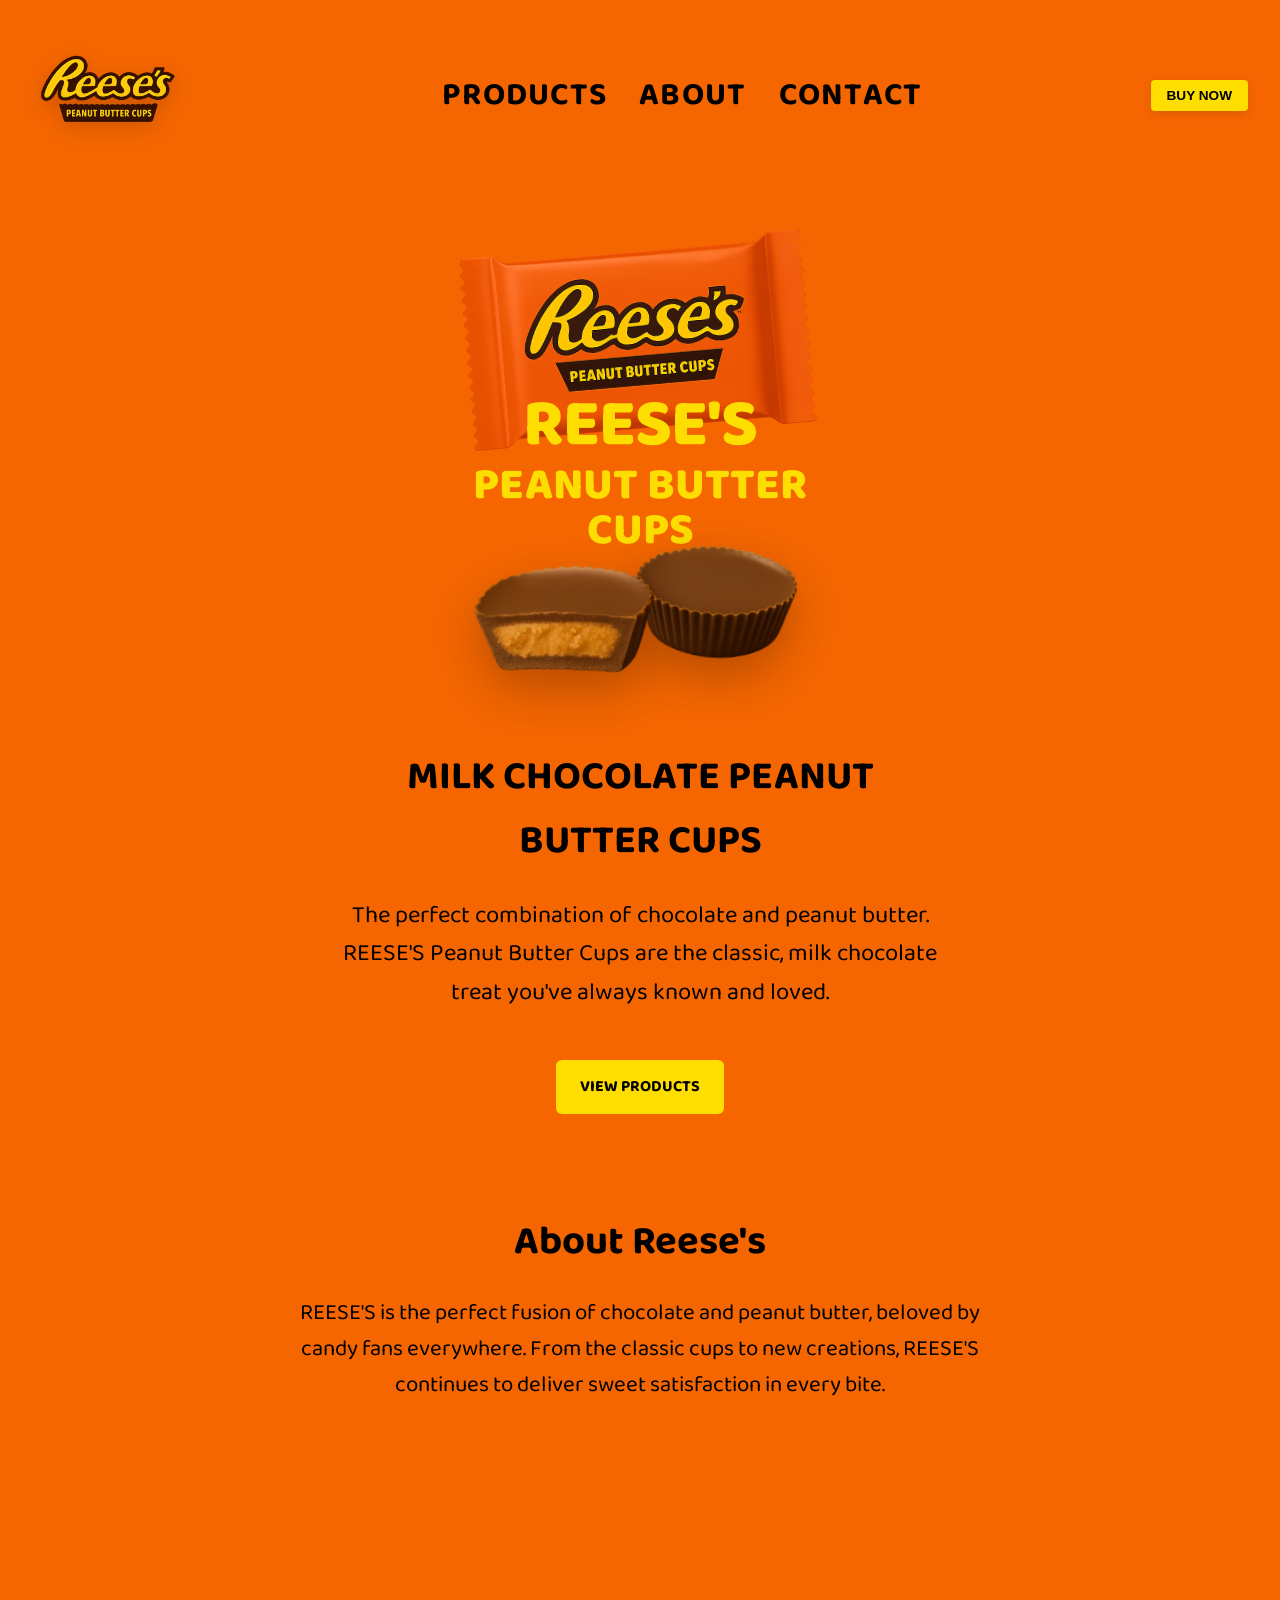
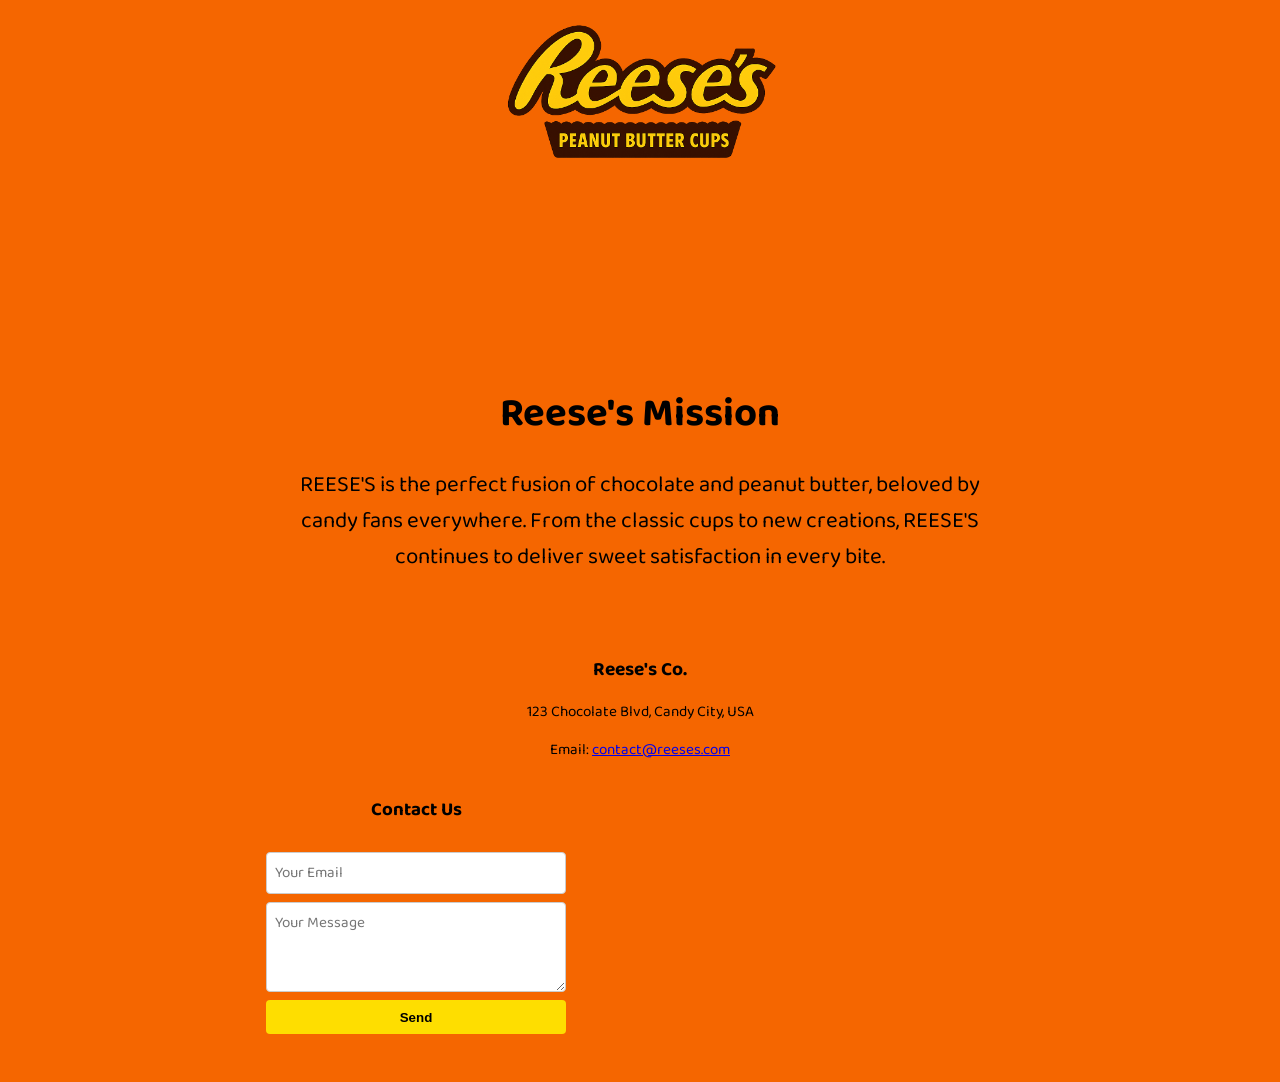
<file: index.html>
<!DOCTYPE html>
<html lang="en">
<head>
  <meta name="description" content="Intterface Design Assignment 3 - Favorite Candy: Reese's Peanut Butter Cups">
  <meta name="keywords" content="Reese's, peanut butter cups, chocolate, candy, Hershey's">
  <meta name="author" content="Mark Hamilton">
  <meta charset="UTF-8" />
  <meta name="viewport" content="width=device-width, initial-scale=1" />
  <title>Assignment3 - Reese's Peanut Butter Cups</title>
  <!-- Style Sheet Link -->
  <link rel="stylesheet" href="styles/style.css">
  <!-- Favicon Link -->
  <link rel="icon" href="images/cups.png" type="image/png" sizes="16x16">
  <!-- Google Fonts -->
  <link href="https://fonts.googleapis.com/css2?family=Baloo+2:wght@400;700&display=swap" rel="stylesheet">
</head>
<body>
  <!-- Header -->
  <header id="home">
    <div class="logo">
      <a href="#home">
        <img src="images/favicon.png" alt="Reese's logo">
      </a>
    </div>
    <nav>
      <a href="#description">PRODUCTS</a>
      <a href="#about">ABOUT</a>
      <a href="#contact">CONTACT</a>
    </nav>    
    <button class="btn-buy">BUY NOW</button>
  </header>
  <!-- Main Content -->
  <main>
    <section class="hero" id="home">
      <img src="images/package.png" alt="Reese's Package" class="package-bg" id="home">
      <h1 id="large-text">REESE'S</h1>
      <h2 id="medium-text">PEANUT BUTTER<br>
        CUPS
      </h2>
      <div class="cups">
        <img src="images/cup1.png" alt="Half Reese's Cup">
        <img src="images/cup2.png" alt="Whole Reese's Cup">
      </div>
    </section>
    <!-- Description Section -->
    <section class="description" id="description">
      <h2>MILK CHOCOLATE PEANUT BUTTER CUPS</h2>
      <p>The perfect combination of chocolate and peanut butter.<br>
        REESE'S Peanut Butter Cups are the classic, milk chocolate treat you've always known and loved.</p>
      <a href="#" class="view-btn">VIEW PRODUCTS</a>
    </section>
    <!-- About Section -->
    <div class="about-info" id="about">
      <h3>About Reese's</h3>
      <p>
        REESE'S is the perfect fusion of chocolate and peanut butter, beloved by candy fans everywhere. From the classic cups to new creations, REESE'S continues to deliver sweet satisfaction in every bite.
      </p>
    </div>
  </main>
  <!-- Footer -->
  <footer id="footer">
    <div class="footer-content">
      <div class="footer-logo">
        <img src="images/logo.png" alt="Reese's logo">
      </div>
      <div class="footer-row">
        <div class="about-info">
          <h3>Reese's Mission</h3>
          <p>
            REESE'S is the perfect fusion of chocolate and peanut butter, beloved by candy fans everywhere. From the classic cups to new creations, REESE'S continues to deliver sweet satisfaction in every bite.
          </p>
        </div>
        <div class="company-info" id="contact">
          <h3>Reese's Co.</h3>
          <p>123 Chocolate Blvd, Candy City, USA</p>
          <p>Email: <a href="mailto:contact@reeses.com">contact@reeses.com</a></p>
        </div>
        <form class="contact-form">
          <h3>Contact Us</h3>
          <input type="email" placeholder="Your Email" required>
          <textarea rows="3" placeholder="Your Message"></textarea>
          <button type="submit">Send</button>
        </form>
      </div>
    </div>
  </footer>
</body>
</html>
</file>
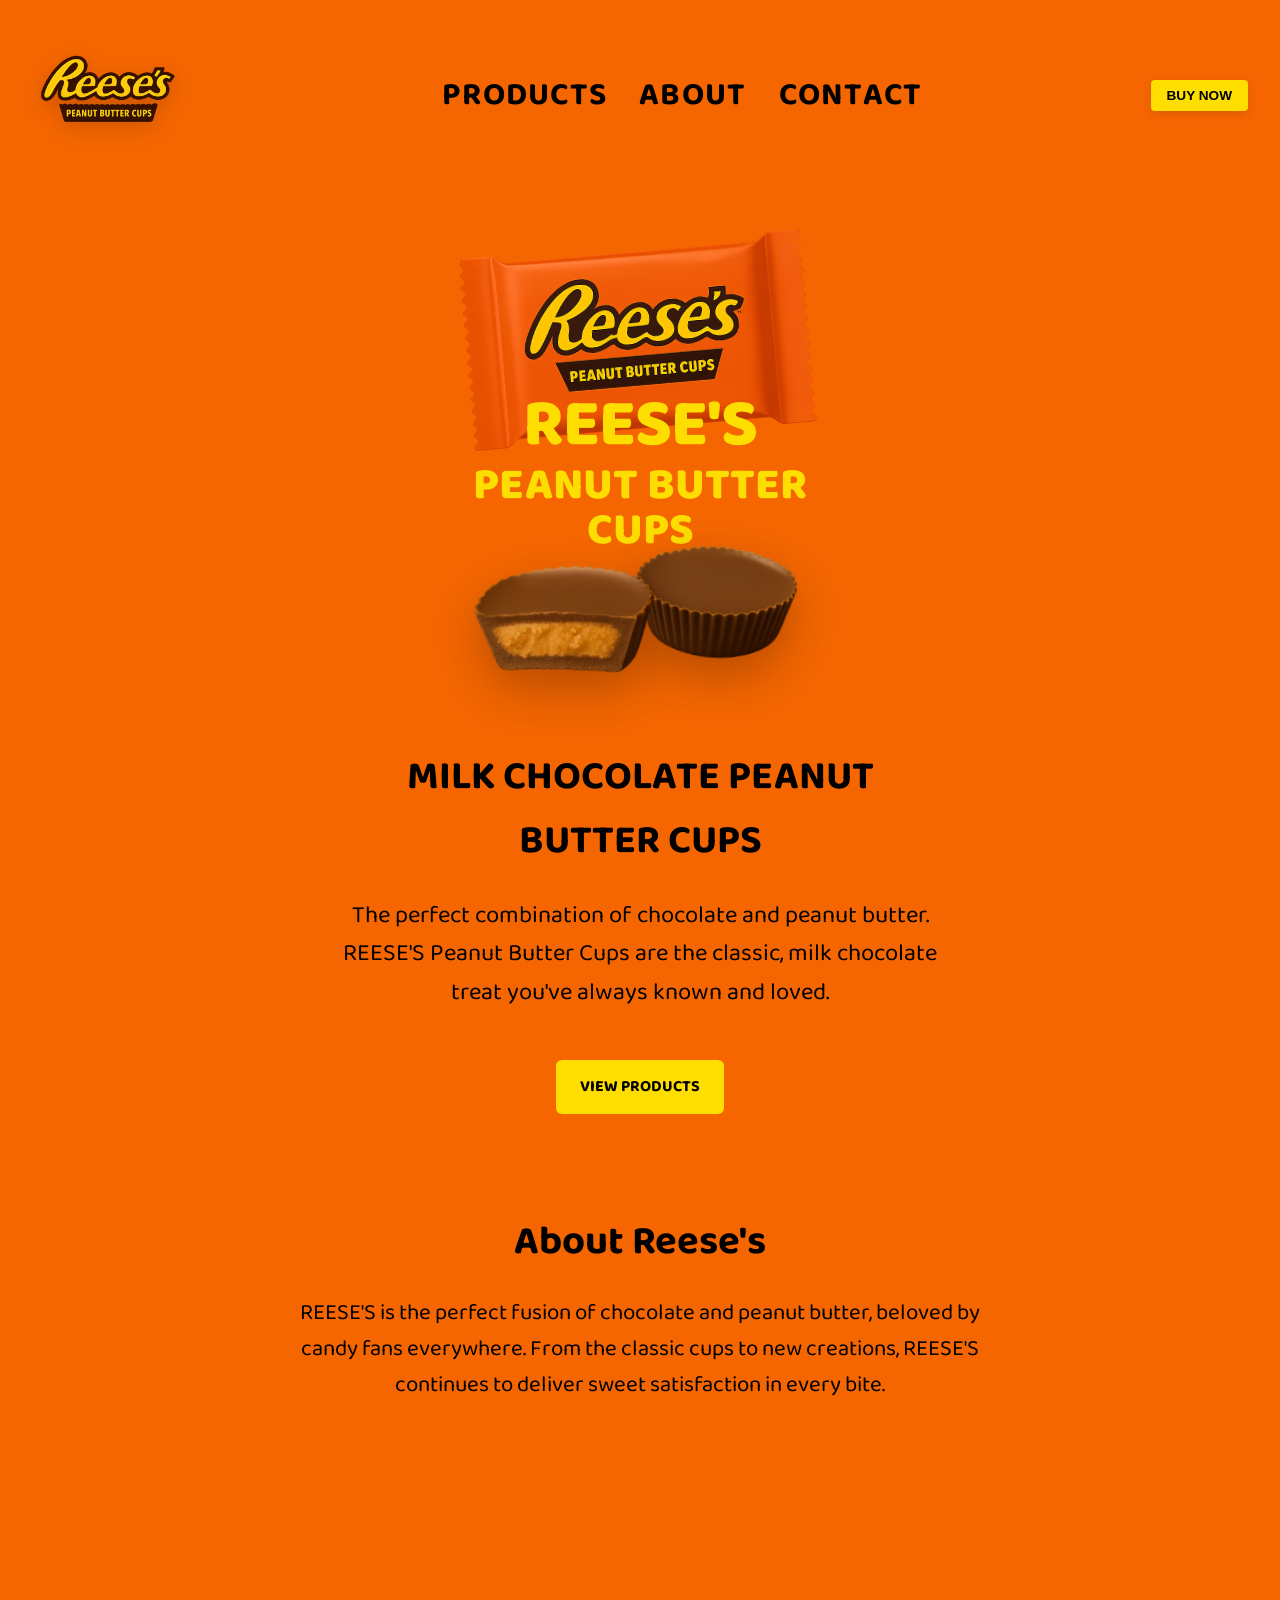
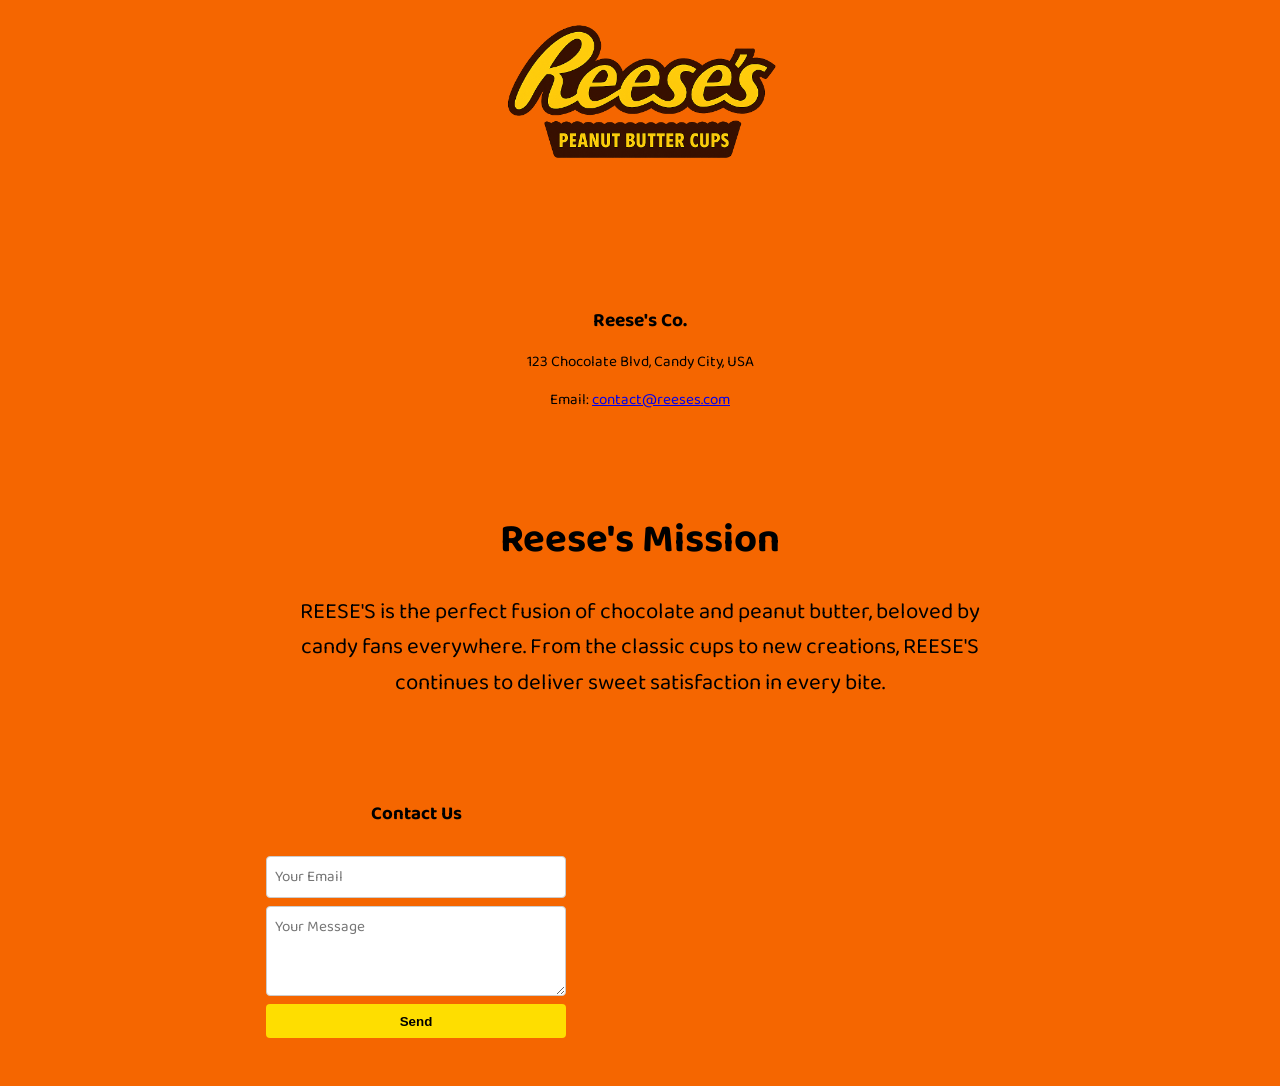
<file: index.html.html>
<!DOCTYPE html>
<html lang="en">
<head>
  <meta charset="UTF-8" />
  <meta name="viewport" content="width=device-width, initial-scale=1" />
  <title>Assignment3 - Reese's Peanut Butter Cups</title>
  <!-- Style Sheet Link -->
  <link rel="stylesheet" href="styles/style.css">
  <!-- Favicon Link -->
  <link rel="icon" href="images/cups.png" type="image/png" sizes="16x16">
  <!-- Google Fonts -->
  <link href="https://fonts.googleapis.com/css2?family=Baloo+2:wght@400;700&display=swap" rel="stylesheet">
</head>
<body>
  <!-- Header -->
  <header>
    <div class="logo"><img src="images/favicon.png" alt="Reese's logo"></div>
    <nav>
      <a href="#">PRODUCTS</a>
      <a href="#">ABOUT</a>
      <a href="#">CONTACT</a>
    </nav>
    <button class="btn-buy">BUY NOW</button>
  </header>
  <!-- Main Content -->
  <section class="hero">
    <img src="images/package.png" alt="Reese's Package" class="package-bg">
    <h1 id="large-text">REESE'S</h1>
    <h2 id="medium-text">PEANUT BUTTER<br>
      CUPS
    </h2>
    <div class="cups">
      <img src="images/cup1.png" alt="Half Reese's Cup">
      <img src="images/cup2.png" alt="Whole Reese's Cup">
    </div>
  </section>
  <!-- Description Section -->
  <section class="description">
    <h2>MILK CHOCOLATE PEANUT BUTTER CUPS</h2>
    <p>The perfect combination of chocolate and peanut butter.<br>
      REESE'S Peanut Butter Cups are the classic, milk chocolate treat you've always known and loved.</p>
    <a href="#" class="view-btn">VIEW PRODUCTS</a>
  </section>
  <!-- About Section -->
  <div class="about-info">
    <h3>About Reese's</h3>
    <p>
      REESE'S is the perfect fusion of chocolate and peanut butter, beloved by candy fans everywhere. From the classic cups to new creations, REESE'S continues to deliver sweet satisfaction in every bite.
    </p>
  </div>
  <!-- Footer -->
  <footer>
    <div class="footer-content">
      <div class="footer-logo">
        <img src="images/logo.png" alt="Reese's logo">
      </div>
      <div class="footer-row">
        <div class="company-info">
          <h3>Reese's Co.</h3>
          <p>123 Chocolate Blvd, Candy City, USA</p>
          <p>Email: <a href="mailto:contact@reeses.com">contact@reeses.com</a></p>
        </div>
  
        <div class="about-info">
          <h3>Reese's Mission</h3>
          <p>
            REESE'S is the perfect fusion of chocolate and peanut butter, beloved by candy fans everywhere. From the classic cups to new creations, REESE'S continues to deliver sweet satisfaction in every bite.
          </p>
        </div>

        <form class="contact-form">
          <h3>Contact Us</h3>
          <input type="email" placeholder="Your Email" required>
          <textarea rows="3" placeholder="Your Message"></textarea>
          <button type="submit">Send</button>
        </form>
      </div>
    </div>
  </footer>
  
  
</body>
</html>
</file>
<file: styles/style.css>
/* Colors to use */
:root {
    --orange: #f56600;
    --yellow: #fede00;
    --black: #000;
  }
  /* Smooth Scrolling */
  html {
    scroll-behavior: smooth;
  }

  /* Body */
  body {
    margin: 0;
    font-family: 'Baloo 2', sans-serif;
    background-color: var(--orange);
    color: var(--black);
  }
  /* Header */
  header {
    display: flex;
    justify-content: space-between;
    align-items: center;
    padding: 1rem 2rem;
    background-color: var(--orange);
    position: sticky;
    top: 0;
    z-index: 1000;
  }
  /* logo */
  .logo img {
    height: 150px;
    width: auto;
    margin-right: 2rem;
    filter: drop-shadow(0px 6px 10px rgba(0, 0, 0, 0.15));
    transition: transform 0.25s ease;
  }
  /* Header Navigation */
  nav {
    display: flex;
    gap: 2rem;
    align-items: center;
    flex-grow: 1;
    justify-content: center;
  }
  /* Header nav Links */
  nav a {
    color: var(--black);
    font-weight: 700;
    font-size: 2rem;
    text-transform: uppercase;
    text-decoration: none;
    letter-spacing: 0.04em;
    transition: opacity 0.2s ease-in-out;
  }
  /* Nav links Hover Effect */
  nav a:hover {
    opacity: 0.65;
    box-shadow: 0 2px 10px rgba(0, 0, 0, 0.1);
    color: var(--yellow);
  }

  /* Buy Now Button */
  .btn-buy {
    background-color: var(--yellow);
    padding: 0.5rem 1rem;
    font-weight: bold;
    border: none;
    border-radius: 4px;
    font-size: 0.85rem;
    cursor: pointer;
    transition: background-color 0.2s, transform 0.2s;
    box-shadow: 0 3px 10px rgba(0, 0, 0, 0.1);
  }
  
  .btn-buy:hover {
    background-color: #ffeb3b;
    transform: scale(1.05);
  }
  
  /*Hero Image - packaged cup */
  .hero {
    position: relative;
    text-align: center;
    padding: 2rem 1rem 1rem;
  }
  
  .hero .package-bg {
    position: absolute;
    top: -35px;
    left: 50%;
    transform: translateX(-50%) rotate(-5deg);
    width: 400px;
    z-index: 0;
  }
  
  .hero h1 {
    position: relative;
    color: var(--yellow);
    font-size: 4.2rem;
    font-weight: 900;
    line-height: 1;
    margin-top: 170px;
    margin-bottom: 0.3rem;
    z-index: 1;
    letter-spacing: -1px;
  }
  
  .hero h2 {
    position: relative;
    color: var(--yellow);
    font-size: 2.8rem;
    font-weight: 900;
    line-height: 1;
    margin-top: 0;
    margin-bottom: 1rem;
    z-index: 1;
  }
  /* Double Cups Images*/
  .cups {
    position: relative;
    display: flex;
    justify-content: center;
    align-items: flex-end;
    gap: 0;
    margin-top: -5.25rem;
    z-index: 2;
  }
  
  .cups img {
    width: 210px;
    height: auto;
    filter: drop-shadow(0px 20px 25px rgba(0, 0, 0, 0.25));
  }
  
  .cups img:first-child {
    transform: translateX(30px) translateY(20px) rotate(-6deg);
    z-index: 3;
  }
  
  .cups img:last-child {
    transform: translateX(-30px) translateY(5px) rotate(3deg);
    z-index: 2;
  }



  /* Description Section */
  .description {
    text-align: center;
    max-width: 600px;
    margin: 2rem auto;
    padding: 0 1rem;
  }
  
  .description h2 {
    font-weight: bold;
    font-size: 2.5rem;
    margin-bottom: 0.5rem;
    text-transform: uppercase;
  }
  /* Description Text */
  .description p {
    font-size: 1.5rem;
    line-height: 1.6;
  }
  /* Button */
  .view-btn {
    display: inline-block;
    background-color: var(--yellow);
    color: var(--black);
    font-weight: bold;
    padding: 0.9rem 1.5rem;
    margin-top: 1.5rem;
    border-radius: 6px;
    text-decoration: none;
    font-size: 1rem;
    transition: background 0.3s;
  }
  
  .view-btn:hover {
    background-color: #ffeb3b;
  }

  /* About Section */
  .about-info {
    flex: 1 1 100%;
    max-width: 700px;
    margin: 2rem auto;
    padding: 1.5rem;
    text-align: center;
    border-radius: 12px;
    font-size: 1.4rem;
    line-height: 1.6;
  }
  
  .about-info h3 {
    font-size: 2.5rem;
    margin-bottom: 1rem;
    font-weight: 700;
  }
  


/* Footer Styles */
footer {
  color: black;
  padding: 3rem 1rem;
  margin-top: 3rem;
  background-color: var(--orange);
  text-align: center;
}

.footer-content {
  max-width: 1000px;
  margin: 0 auto;
  display: flex;
  flex-direction: column;
  align-items: center;
  gap: 2rem;
}

/* Centered logo at top */
.footer-logo img {
  max-width: 300px;
  width: 100%;
}

/* Three sections aligned under logo */
.footer-grid {
  display: grid;
  grid-template-columns: repeat(auto-fit, minmax(250px, 1fr));
  gap: 2rem;
  width: 100%;
  margin-top: 2rem;
  text-align: left;
}

/* Company Info */
.company-info h3 {
  margin-bottom: 0.5rem;
  font-size: 1.2rem;
}

.company-info p {
  font-size: 0.95rem;
  line-height: 1.5;
}

/* Contact Form */
.contact-form {
  display: flex;
  flex-direction: column;
  gap: 0.5rem;
  max-width: 300px;
  width: 100%;
}

.contact-form input,
.contact-form textarea {
  padding: 0.5rem;
  border: 1px solid #ccc;
  border-radius: 4px;
  font-family: inherit;
  font-size: 0.95rem;
}

.contact-form button {
  background-color: var(--yellow);
  border: none;
  padding: 0.6rem;
  border-radius: 4px;
  font-weight: bold;
  cursor: pointer;
  transition: background-color 0.2s;
}

.contact-form button:hover {
  background-color: #ffeb3b;
}

.footer-logo{
  width: 400px;
  height: auto;
}

/* Responsive Footer Grid */
@media (max-width: 768px) {
  .footer-grid {
    grid-template-columns: 1fr;
    text-align: center;
  }

  .company-info,
  .about-info,
  .contact-form {
    margin: 0 auto;
  }
}


@media (max-width: 900px) {
    nav a {
        font-size: 1.0rem;
        gap: 0.75rem;
        padding: 4px;
    }

    .hero h1 {
        font-size: 3rem;
    }

    .hero h2 {
        font-size: 2rem;
    }

    .description h2 {
        font-size: 1.5rem;
    }

    .description p {
        font-size: 1.0rem;
    }

    .view-btn {
        font-size: 0.9rem;
    }

    .about-info h3 {
        font-size: 1rem;
    }

    .company-info h3 {
        font-size: 1rem;
    }

    .contact-form input,
    .contact-form textarea {
        font-size: 1.0rem;
    }

    .logo img {
        height: 50px;
        width: auto;
    }

    .footer-logo img {
        height: 350px;
        width: auto;
      }
}
</file>
